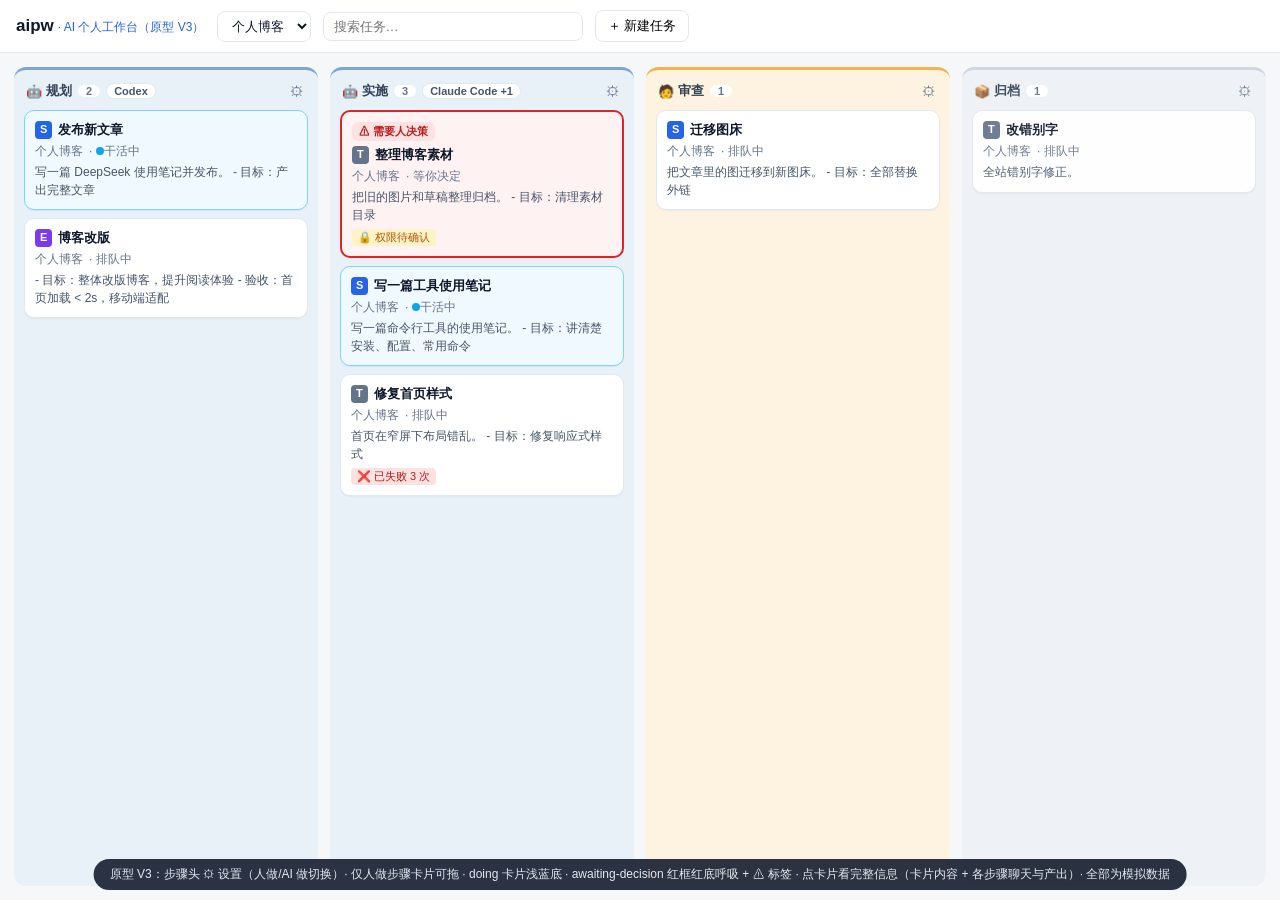
<file: aipw/index.html>
<!DOCTYPE html>
<html lang="zh-CN">
<head>
<meta charset="UTF-8"/>
<meta name="viewport" content="width=device-width, initial-scale=1"/>
<title>aipw · AI Personal Workbench（原型 V3）</title>
<style>
:root{--bg:#f6f7f9;--card:#fff;--border:#e2e8f0;--text:#0f172a;--muted:#64748b;--blue:#2563eb;--red:#dc2626;
--warm:#fdf3e0;--warm-b:#f0b34d;--cool:#e8f0f8;--cool-b:#7fa6c9;--arch:#eef1f5;}
*{box-sizing:border-box;margin:0;padding:0}
body{font-family:-apple-system,"PingFang SC","Microsoft YaHei",sans-serif;background:var(--bg);color:var(--text);height:100vh;display:flex;flex-direction:column;overflow:hidden}
/* ===== 顶栏 ===== */
#topbar{display:flex;align-items:center;gap:12px;padding:10px 16px;background:#fff;border-bottom:1px solid var(--border);z-index:20}
.logo{font-weight:800;font-size:17px}
.logo span{color:var(--blue);font-weight:500;font-size:12px;margin-left:4px}
#topbar select,#topbar input{padding:6px 10px;border:1px solid var(--border);border-radius:8px;background:#fff;font-size:13px;color:var(--text)}
#searchBox{flex:1;max-width:260px}
#newTaskBtn{padding:6px 12px;border:1px solid var(--border);border-radius:8px;background:#fff;cursor:pointer;font-size:13px}
#newTaskBtn:hover{background:#f8fafc}
/* ===== 主体 ===== */
#main{flex:1;display:flex;min-height:0}
#board{flex:1;display:flex;gap:12px;padding:14px;overflow-x:auto;overflow-y:hidden;align-items:stretch}
.column{min-width:230px;flex:1;display:flex;flex-direction:column;border-radius:12px;padding:10px}
.column.human{background:var(--warm);border-top:3px solid var(--warm-b)}
.column.ai{background:var(--cool);border-top:3px solid var(--cool-b)}
.column.archived{background:var(--arch);border-top:3px solid #cbd5e1;opacity:.92}
.column h2{font-size:13px;padding:2px 2px 10px;display:flex;align-items:center;gap:6px;color:#334155;white-space:nowrap;overflow:hidden}
.sname{display:flex;align-items:center;gap:4px;font-weight:600;flex:none}
.column h2 .count{background:#fff;border-radius:10px;padding:0 8px;font-size:11px;color:#64748b;flex:none}
.column h2 .tags{display:flex;gap:4px;overflow:hidden;text-overflow:ellipsis;white-space:nowrap;min-width:0;align-items:center}
.tag-a{font-size:11px;padding:1px 7px;border-radius:8px;background:#fff;border:1px solid var(--border);color:#475569;white-space:nowrap}
.tag-none{font-size:11px;color:#94a3b8;white-space:nowrap}
.col-set{margin-left:auto;cursor:pointer;border:none;background:transparent;font-size:14px;color:#64748b;padding:0 2px;flex:none}
.col-set:hover{color:var(--blue)}
.cards{flex:1;overflow-y:auto;display:flex;flex-direction:column;gap:8px;padding-bottom:4px}
.card{background:var(--card);border:1px solid var(--border);border-radius:10px;padding:10px;cursor:grab;font-size:13px;box-shadow:0 1px 2px rgba(0,0,0,.05);user-select:none}
.card:hover{box-shadow:0 3px 8px rgba(0,0,0,.1)}
.card:active{cursor:grabbing}
.card.dragging{opacity:.5}
.card.doing{background:#f0f9ff;border-color:#7dd3fc}
.card.awaiting-decision{background:#fef2f2;border:2px solid var(--red);animation:breathe 4s ease-in-out infinite}
@keyframes breathe{0%,100%{background:#fef2f2;box-shadow:0 0 0 0 rgba(220,38,38,0)}50%{background:#fee7e7;box-shadow:0 2px 12px rgba(220,38,38,.16)}}
.alert{font-size:11px;font-weight:700;color:#b91c1c;background:#fee2e2;border-radius:6px;padding:2px 7px;display:inline-block;margin-bottom:5px}
.card .title{font-weight:600;line-height:1.4;display:flex;align-items:center;gap:6px}
.lvl{font-size:11px;font-weight:800;padding:1px 5px;border-radius:4px;color:#fff;flex:none}
.lvl.E{background:#7c3aed}.lvl.S{background:var(--blue)}.lvl.T{background:#64748b}
.card .meta{color:var(--muted);font-size:12px;margin-top:4px;display:flex;gap:6px;flex-wrap:wrap;align-items:center}
.pulse{width:8px;height:8px;border-radius:50%;background:#0ea5e9;display:inline-block;animation:pulse 1.4s ease-in-out infinite}
@keyframes pulse{0%,100%{opacity:1}50%{opacity:.25}}
.card .desc{color:#475569;font-size:12px;line-height:1.45;margin-top:4px;max-height:2.9em;overflow:hidden;white-space:pre-line;cursor:pointer}
.card .desc.expanded{max-height:none}
.marks{display:flex;gap:5px;margin-top:5px;flex-wrap:wrap}
.badge{font-size:11px;padding:1px 6px;border-radius:4px;white-space:nowrap}
.badge.lock{background:#fef3c7;color:#b45309}
.badge.fail{background:#fee2e2;color:#b91c1c}
.badge.stall{background:#fee2e2;color:#b91c1c}
.column.drop-hover .cards{outline:2px dashed var(--blue);outline-offset:-4px;border-radius:8px}
/* ===== 聊天面板 ===== */
#chatPanel{position:fixed;right:0;top:52px;bottom:0;width:420px;background:#fff;border-left:1px solid var(--border);box-shadow:-12px 0 32px rgba(15,23,42,.18);display:none;flex-direction:column;min-height:0;z-index:30}
#chatPanel.open{display:flex}
#chatHeader{padding:12px 14px;border-bottom:1px solid var(--border);display:flex;align-items:center;gap:8px;flex-wrap:wrap}
#chatStatus{font-size:11px;padding:2px 8px;border-radius:10px;background:#f1f5f9;color:#475569}
#chatStatus.pending{background:#f1f5f9;color:#475569}
#chatStatus.doing{background:#dcfce7;color:#15803d}
#chatStatus.awaiting-decision{background:#fee2e2;color:#b91c1c}
#chatTitle{font-weight:600;flex:1;font-size:14px;min-width:90px}
#chatClose{border:none;background:none;cursor:pointer;font-size:17px;color:var(--muted)}
#chatMsgs{flex:1;overflow-y:auto;padding:14px;display:flex;flex-direction:column;gap:10px;background:#f8fafc}
#chatMeta{font-size:12px;color:var(--muted);padding:2px 2px 0}
#chatMarks{display:flex;gap:5px;padding:4px 2px 0;flex-wrap:wrap}
#chatDesc{font-size:13px;line-height:1.6;background:#fff;border:1px solid var(--border);border-radius:10px;padding:10px 12px}
#chatDesc h3{font-size:13px;margin:6px 0 2px}
#chatDesc .li{padding-left:8px}
#chatDesc code{background:#f1f5f9;border-radius:4px;padding:0 4px;font-size:12px}
.tl-label{font-size:11px;color:#94a3b8;text-align:center;margin-top:2px}
.tsec{background:#fff;border:1px solid var(--border);border-radius:10px;overflow:hidden}
.tsec.current{border-color:#93c5fd;box-shadow:0 0 0 1px #bfdbfe}
.tsec-head{display:flex;align-items:center;gap:8px;padding:8px 12px;font-size:13px;cursor:pointer;user-select:none;flex-wrap:wrap}
.tsec-head:hover{background:#f8fafc}
.tsec-head .arrow{font-size:10px;color:var(--muted)}
.tsec-head .step-label{font-weight:600}
.tsec-agent{font-size:11px;color:var(--blue);background:#eff6ff;border-radius:6px;padding:1px 6px}
.tsec-n{font-size:11px;color:var(--muted)}
.tsec-out{font-size:11px;color:#15803d;background:#f0fdf4;border-radius:6px;padding:1px 6px}
.tsec-body{padding:2px 12px 12px;display:flex;flex-direction:column;gap:8px}
.tsec-output{background:#f0fdf4;border:1px solid #bbf7d0;border-radius:8px;padding:8px 10px;font-size:12px;color:#14532d}
.tsec-output .t{font-weight:700;margin-bottom:3px;font-size:12px}
.tsec-files{display:flex;gap:5px;flex-wrap:wrap;margin-top:5px}
.file{font-size:11px;background:#fff;border:1px solid #bbf7d0;border-radius:5px;padding:1px 6px;color:#166534}
.msg{max-width:90%;padding:8px 11px;border-radius:12px;font-size:13px;line-height:1.55;white-space:pre-wrap;word-break:break-word}
.msg.agent{align-self:flex-start;background:#f8fafc;border:1px solid var(--border);border-bottom-left-radius:4px}
.msg.user{align-self:flex-end;background:var(--blue);color:#fff;border-bottom-right-radius:4px}
.msg.system{align-self:center;background:#eef2f7;color:#64748b;font-size:12px;border-radius:8px;text-align:center}
.msg .actions{margin-top:8px;display:flex;gap:8px;flex-wrap:wrap;justify-content:center}
.msg .actions button{padding:4px 12px;border-radius:8px;border:1px solid var(--border);background:#fff;cursor:pointer;font-size:12px;color:var(--text)}
.msg .actions button:hover{background:#f1f5f9}
.msg .actions button.primary{background:var(--blue);border-color:var(--blue);color:#fff}
.msg .actions button.primary:hover{background:#1d4ed8}
.msg .actions button.danger{background:var(--red);border-color:var(--red);color:#fff}
.msg .actions button.danger:hover{background:#b91c1c}
.msg .hint{margin-top:6px;font-size:11px;color:#94a3b8;text-align:center}
.conv-items{margin-top:8px;display:flex;flex-direction:column;gap:6px;text-align:left}
.conv-item{background:#f8fafc;border:1px solid var(--border);border-radius:8px;padding:6px 8px;display:flex;align-items:center;gap:8px;flex-wrap:wrap}
.conv-q{flex:1;min-width:150px}
.conv-res{font-size:12px;color:var(--blue);font-weight:600}
.conv-acts{display:flex;gap:4px}
.conv-acts button{font-size:11px;padding:2px 8px}
#chatInputWrap{padding:10px 12px;border-top:1px solid var(--border);display:flex;gap:8px;background:#fff}
#chatInput{flex:1;padding:8px 12px;border:1px solid var(--border);border-radius:10px;font-size:13px}
#chatSend{padding:8px 16px;border:none;border-radius:10px;background:var(--blue);color:#fff;cursor:pointer;font-size:13px}
#chatSend:hover{background:#1d4ed8}
/* ===== 弹窗 ===== */
.mask{position:fixed;inset:0;background:rgba(15,23,42,.4);display:none;align-items:center;justify-content:center;z-index:50}
.mask.open{display:flex}
.dialog{background:#fff;border-radius:12px;padding:18px;width:360px}
.dialog h3{font-size:15px;margin-bottom:12px}
.dialog input,.dialog select,.dialog textarea{width:100%;padding:8px 10px;border:1px solid var(--border);border-radius:8px;margin-bottom:10px;font-size:13px;color:var(--text);font-family:inherit}
.dialog textarea{height:90px;resize:vertical}
.dialog .btns{display:flex;justify-content:flex-end;gap:8px}
.dialog button{padding:6px 14px;border-radius:8px;border:1px solid var(--border);background:#fff;cursor:pointer;font-size:13px}
.dialog button.primary{background:var(--blue);border-color:var(--blue);color:#fff}
/* ===== 步骤设置浮层 ===== */
#stepPop{position:fixed;width:300px;background:#fff;border:1px solid var(--border);border-radius:12px;box-shadow:0 12px 32px rgba(0,0,0,.18);padding:12px;display:none;z-index:40}
#stepPop.open{display:block}
#stepPop .pop-title{font-size:13px;font-weight:700;margin-bottom:8px}
.mode-row{display:flex;gap:6px;margin-bottom:10px}
.mode-row label{flex:1;text-align:center;font-size:13px;padding:7px 0;border:1px solid var(--border);border-radius:8px;cursor:pointer;user-select:none}
.mode-row input{display:none}
.mode-row label.sel-human{background:var(--warm);border-color:var(--warm-b);font-weight:600}
.mode-row label.sel-ai{background:var(--cool);border-color:var(--cool-b);font-weight:600}
#stepPop input[type=text]{width:100%;padding:6px 10px;border:1px solid var(--border);border-radius:8px;font-size:12px;margin-bottom:8px}
.pop-list{max-height:220px;overflow:auto;display:flex;flex-direction:column;gap:4px}
.pop-item{display:flex;align-items:center;gap:8px;padding:6px 8px;border-radius:8px;cursor:pointer;font-size:13px}
.pop-item:hover{background:#f8fafc}
.pop-item.disabled{opacity:.45;cursor:not-allowed}
.pop-item .cap{font-size:11px;color:var(--muted)}
.dot{width:8px;height:8px;border-radius:50%;flex:none}
.dot.ok{background:#22c55e}.dot.bad{background:var(--red)}
#popNew{margin-top:8px;width:100%;padding:6px;border:1px dashed var(--border);border-radius:8px;background:transparent;cursor:pointer;font-size:12px;color:var(--muted)}
#popNew:hover{color:var(--blue);border-color:var(--blue)}
#popHumanHint{font-size:12px;color:var(--muted);background:#f8fafc;border-radius:8px;padding:10px;line-height:1.6}
#note{position:fixed;bottom:10px;left:50%;transform:translateX(-50%);background:#0f172a;color:#e2e8f0;font-size:12px;padding:7px 16px;border-radius:20px;opacity:.88;z-index:10;white-space:nowrap}
@media (max-width:1250px){
  #note{display:none}
}
</style>
</head>
<body>

<header id="topbar">
  <div class="logo">aipw<span>· AI 个人工作台（原型 V3）</span></div>
  <select id="projectSelect"></select>
  <input id="searchBox" placeholder="搜索任务…"/>
  <button id="newTaskBtn">＋ 新建任务</button>
</header>

<div id="main">
  <section id="board"></section>
  <aside id="chatPanel">
    <div id="chatHeader">
      <span id="chatStatus"></span>
      <div id="chatTitle"></div>
      <button id="chatClose" title="关闭">✕</button>
    </div>
    <div id="chatMsgs">
      <div id="chatMeta"></div>
      <div id="chatMarks"></div>
      <div id="chatDesc"></div>
    </div>
    <div id="chatInputWrap">
      <input id="chatInput" placeholder="对当前步骤的 agent 说话…（awaiting-decision 在这里回答）"/>
      <button id="chatSend">发送</button>
    </div>
  </aside>
</div>

<div id="stepPop">
  <div class="pop-title" id="popStepName"></div>
  <div class="mode-row">
    <label id="modeHuman"><input type="radio" name="stepMode" value="human"/> 🧑 人做</label>
    <label id="modeAi"><input type="radio" name="stepMode" value="ai"/> 🤖 AI 做</label>
  </div>
  <div id="popAgentArea">
    <input type="text" id="popSearch" placeholder="搜索 Agent…"/>
    <div class="pop-list" id="popList"></div>
    <button id="popNew">＋ 新建 Agent 条目</button>
  </div>
  <div id="popHumanHint" style="display:none">人做模式：已绑定的 Agent 会保留但暂不启用，切回「AI 做」后自动恢复。</div>
</div>

<div class="mask" id="taskMask">
  <div class="dialog">
    <h3>新建任务</h3>
    <input id="newTitle" placeholder="标题"/>
    <select id="newLevel">
      <option value="E">E · Epic（大目标）</option>
      <option value="S" selected>S · Story（功能块）</option>
      <option value="T">T · Task（具体工作）</option>
    </select>
    <textarea id="newDesc" placeholder="详细描述（支持 markdown）"></textarea>
    <div class="btns">
      <button id="newCancel">取消</button>
      <button id="newOk" class="primary">创建（进入第一步「规划」）</button>
    </div>
  </div>
</div>

<div class="mask" id="agentMask">
  <div class="dialog">
    <h3>新建 Agent 条目</h3>
    <input id="agName" placeholder="名称，如 Claude Code"/>
    <input id="agCap" placeholder="能力（一句话），如：代码 / 文档 / 数据"/>
    <input id="agCmd" placeholder="启动命令，如 claude -p"/>
    <div class="btns">
      <button id="agCancel">取消</button>
      <button id="agOk" class="primary">创建并绑定到当前步骤</button>
    </div>
  </div>
</div>

<div id="note">原型 V3：步骤头 ⚙ 设置（人做/AI 做切换）· 仅人做步骤卡片可拖 · doing 卡片浅蓝底 · awaiting-decision 红框红底呼吸 + ⚠ 标签 · 点卡片看完整信息（卡片内容 + 各步骤聊天与产出）· 全部为模拟数据</div>

<script>
'use strict';
/* ================= 数据 ================= */
let AGENTS=[
  {id:'a1',name:'Claude Code',cap:'代码',health:true,cmd:'claude -p'},
  {id:'a2',name:'Codex',cap:'代码',health:true,cmd:'codex exec'},
  {id:'a3',name:'Gemini CLI',cap:'通用',health:false,cmd:'gemini'},
];

let PROJECTS=[
  {id:'p1',name:'个人博客',steps:[
    {id:'plan',label:'规划',mode:'ai',agentIds:['a2']},
    {id:'impl',label:'实施',mode:'ai',agentIds:['a1','a2']},
    {id:'review',label:'审查',mode:'human',agentIds:[]},
    {id:'archive',label:'归档',mode:'human',agentIds:[]},
  ]},
  {id:'p2',name:'数据分析',steps:[
    {id:'plan',label:'规划',mode:'ai',agentIds:['a2']},
    {id:'research',label:'调研',mode:'human',agentIds:[]},
    {id:'impl',label:'实施',mode:'ai',agentIds:['a1']},
    {id:'review',label:'审查',mode:'human',agentIds:[]},
    {id:'archive',label:'归档',mode:'human',agentIds:[]},
  ]},
];

let seq=100;
function T(o){return Object.assign({id:seq++,substate:'pending',stage:'排队中',failCount:0,fail:false,lock:false,stall:false,startedAt:0,steps:[]},o);}

let tasks=[
  // ── 个人博客 ──
  T({pid:'p1',level:'E',title:'博客改版',step:'plan',substate:'pending',
     desc:'- 目标：整体改版博客，提升阅读体验\n- 验收：首页加载 < 2s，移动端适配\n- 说明：**先规划，再实施**'}),
  T({pid:'p1',level:'S',title:'发布新文章',step:'plan',substate:'doing',stage:'规划中',startedAt:Date.now(),
     desc:'写一篇 `DeepSeek` 使用笔记并发布。\n- 目标：产出完整文章\n- 验收：排版正确、配图齐全',
     steps:[{stepId:'plan',agent:'Codex',chat:[{role:'agent',text:'🤖 Codex 开始规划这篇文章的结构和配图方案…'}]}]}),
  T({pid:'p1',level:'S',title:'写一篇工具使用笔记',step:'impl',substate:'doing',stage:'写文档',startedAt:Date.now(),
     desc:'写一篇命令行工具的使用笔记。\n- 目标：讲清楚安装、配置、常用命令\n- 验收：新手照着能做一遍',
     steps:[
       {stepId:'plan',agent:'Codex',output:{text:'大纲定稿：安装 / 配置 / 常用命令 三节',files:['outline.md']},
        chat:[{role:'agent',text:'🤖 规划完成，大纲已定。'},
              {role:'agent',text:'❓ 需要确认：这篇写多深？（已由你回答：面向新手）'},
              {role:'user',text:'面向新手，别太深。'}]},
       {stepId:'impl',agent:'Claude Code',
        chat:[{role:'agent',text:'🤖 Claude Code 领取了任务，开始写文档。'},
              {role:'agent',text:'📋 大纲已完成，正在补充示例…'}]},
     ]}),
  T({pid:'p1',level:'T',title:'修复首页样式',step:'impl',substate:'pending',fail:true,failCount:3,
     desc:'首页在窄屏下布局错乱。\n- 目标：修复响应式样式\n- 验收：375px / 768px / 1440px 三种宽度下正常',
     steps:[
       {stepId:'plan',agent:'Codex',output:{text:'定位到 3 处可疑样式',files:[]},
        chat:[{role:'agent',text:'🤖 规划完成，定位到 3 处可疑样式。'}]},
       {stepId:'impl',agent:'Claude Code',output:{text:'❌ 失败：css 编译报错',files:[]},
        chat:[{role:'system',text:'❌ 已失败 3 次（css 编译报错），停止自动重派，等你处理。'}]},
     ]}),
  T({pid:'p1',level:'T',title:'整理博客素材',step:'impl',substate:'awaiting-decision',lock:true,
     desc:'把旧的图片和草稿整理归档。\n- 目标：清理素材目录\n- 验收：目录结构清晰',
     steps:[
       {stepId:'plan',agent:'Codex',output:{text:'素材盘点：图片 120 张、草稿 34 篇',files:[]},
        chat:[{role:'agent',text:'🤖 盘点完成。'}]},
       {stepId:'impl',agent:'Claude Code',
        chat:[{role:'agent',text:'我准备开始整理素材，需要**写入权限**才能移动文件。'},
              {role:'system',text:'🔒 权限未确认，任务停在当前步骤，确认后才可派发',decision:'permission'}]},
     ]}),
  T({pid:'p1',level:'S',title:'迁移图床',step:'review',substate:'pending',
     desc:'把文章里的图迁移到新图床。\n- 目标：全部替换外链\n- 验收：所有图片可正常加载',
     steps:[
       {stepId:'plan',agent:'Codex',output:{text:'迁移方案：新图床 bucket + 批量替换脚本',files:['plan.md']},
        chat:[{role:'agent',text:'🤖 规划完成，共 5 篇文章有外链图。'}]},
       {stepId:'impl',agent:'Claude Code',output:{text:'替换完成：5 篇文章共 23 张图',files:['posts/a.md','posts/b.md','posts/c.md','posts/d.md','posts/e.md']},
        chat:[{role:'agent',text:'🤖 开始迁移…'},{role:'agent',text:'✅ 已替换 5 篇文章的图片链接。'}]},
       {stepId:'review',agent:'',
        chat:[{role:'agent',text:'✅ 已完成迁移，共替换 5 篇文章的图片链接。'},
              {role:'system',text:'等你验收：通过 → 归档；打回 → 回「实施」重做',decision:'review'}]},
     ]}),
  T({pid:'p1',level:'T',title:'改错别字',step:'archive',substate:'pending',
     desc:'全站错别字修正。',
     steps:[{stepId:'archive',agent:'',chat:[{role:'system',text:'✅ 通过审查，归档'}]}]}),

  // ── 数据分析 ──
  T({pid:'p2',level:'S',title:'清洗销售数据',step:'plan',substate:'pending',
     desc:'清洗 2026 年销售数据。\n- 目标：去掉重复行、补全缺失字段\n- 验收：数据可导入 BI 工具'}),
  T({pid:'p2',level:'T',title:'调研可视化库',step:'research',substate:'pending',
     desc:'调研适合本项目的可视化库，产出一份对比表。\n- 验收：3 个候选 + 推荐结论（人做步骤：拖卡推进）'}),
  T({pid:'p2',level:'S',title:'画季度报表',step:'impl',substate:'doing',stage:'生成图表',startedAt:Date.now(),stall:true,
     desc:'生成 Q3 季度报表。\n- 目标：四张图表 + 一份 PDF\n- 验收：数字与源数据一致',
     steps:[
       {stepId:'plan',agent:'Codex',output:{text:'报表结构：4 张图 + 汇总页',files:[]},
        chat:[{role:'agent',text:'🤖 规划完成。'}]},
       {stepId:'impl',agent:'Claude Code',
        chat:[{role:'agent',text:'🤖 Claude Code 领取了任务。'},
              {role:'agent',text:'📊 图表已生成，正在核对数据…'},
              {role:'system',text:'⏳ 长时间没有新活动，可能卡住了',decision:'stall'}]},
     ]}),
  T({pid:'p2',level:'T',title:'迁移数据库',step:'impl',substate:'awaiting-decision',
     desc:'把旧库数据迁移到新库。\n- 目标：零丢失迁移\n- 验收：行数一致、抽样核对通过',
     steps:[
       {stepId:'plan',agent:'Codex',output:{text:'迁移脚本 + 回滚方案',files:['migrate.sql']},
        chat:[{role:'agent',text:'🤖 规划完成。'}]},
       {stepId:'impl',agent:'Claude Code',
        chat:[{role:'agent',text:'🤖 迁移到一半，发现目标库里有一张同名旧表。'},
              {role:'agent',text:'❓ 先删掉旧表，还是先备份再覆盖？',decision:'question',options:['先备份，再覆盖','直接覆盖，不用备份']}]},
     ]}),
  T({pid:'p2',level:'T',title:'环境搭建',step:'archive',substate:'pending',
     desc:'数据分析环境搭建。',
     steps:[{stepId:'archive',agent:'',chat:[{role:'system',text:'✅ 通过审查，归档'}]}]}),
];

let currentProject='p1';
let currentTaskId=null;
let popStepId=null;
let expanded=new Set();

/* ================= DOM ================= */
const boardEl=document.getElementById('board');
const chatPanel=document.getElementById('chatPanel');
const projectSelect=document.getElementById('projectSelect');
const searchBox=document.getElementById('searchBox');
const stepPop=document.getElementById('stepPop');

/* ================= 工具 ================= */
function esc(s){return String(s).replace(/&/g,'&amp;').replace(/</g,'&lt;').replace(/>/g,'&gt;').replace(/"/g,'&quot;');}
function md(txt){
  return esc(txt)
    .replace(/^### (.*)$/gm,'<h3>$1</h3>')
    .replace(/^## (.*)$/gm,'<h3>$1</h3>')
    .replace(/^# (.*)$/gm,'<h3>$1</h3>')
    .replace(/\*\*(.+?)\*\*/g,'<b>$1</b>')
    .replace(/`([^`]+)`/g,'<code>$1</code>')
    .replace(/^- (.*)$/gm,'<div class="li">• $1</div>')
    .replace(/\n/g,'<br/>');
}
function plain(txt){return txt.replace(/[#*`]/g,'').split('\n').filter(x=>x.trim()).slice(0,2).join(' ');}
function proj(){return PROJECTS.find(p=>p.id===currentProject);}
function stepOf(t){const p=PROJECTS.find(x=>x.id===t.pid);return p?p.steps.find(s=>s.id===t.step):null;}
function agentName(t){
  const st=stepOf(t);
  if(!st)return '';
  const a=AGENTS.find(x=>x.id===st.agentIds[0]);
  return a?a.name:'';
}
function recOf(t,stepId){return t.steps.find(r=>r.stepId===stepId);}
function curRec(t){
  let r=recOf(t,t.step);
  if(!r){r={stepId:t.step,agent:'',chat:[],output:null};t.steps.push(r);}
  return r;
}
const SUBS={pending:'排队中',doing:'干活中','awaiting-decision':'等你决定'};
const RANK={'awaiting-decision':0,doing:1,pending:2};

/* ================= 看板 ================= */
function initProjectSelect(){
  projectSelect.innerHTML=PROJECTS.map(p=>`<option value="${p.id}">${p.name}</option>`).join('');
}

function cardEl(t){
  const st=stepOf(t);
  const el=document.createElement('div');
  el.className='card '+t.substate;
  el.draggable=(st&&st.mode==='human'&&st.id!=='archive');
  el.dataset.id=t.id;
  const p=PROJECTS.find(x=>x.id===t.pid);
  let top='';
  if(t.substate==='awaiting-decision')top='<div class="alert">⚠ 需要人决策</div>';
  let marks='';
  if(t.lock)marks+='<span class="badge lock">🔒 权限待确认</span>';
  if(t.fail)marks+='<span class="badge fail">❌ 已失败 3 次</span>';
  if(t.stall)marks+='<span class="badge stall">⏳ 卡死</span>';
  const subTxt=t.substate==='doing'?'<span class="pulse"></span>'+SUBS[t.substate]:(SUBS[t.substate]||t.stage);
  el.innerHTML=top+
    `<div class="title"><span class="lvl ${t.level}">${t.level}</span>${esc(t.title)}</div>`+
    `<div class="meta"><span>${esc(p?p.name:'')}</span><span>· ${subTxt}</span></div>`+
    `<div class="desc">${esc(plain(t.desc))}</div>`+
    (marks?`<div class="marks">${marks}</div>`:'');
  const descEl=el.querySelector('.desc');
  descEl.addEventListener('click',e=>{e.stopPropagation();descEl.classList.toggle('expanded');});
  if(el.draggable){
    el.addEventListener('dragstart',e=>{e.dataTransfer.setData('text/plain',t.id);el.classList.add('dragging');});
    el.addEventListener('dragend',()=>el.classList.remove('dragging'));
  }
  el.addEventListener('click',()=>openChat(t.id));
  return el;
}

function renderBoard(){
  boardEl.innerHTML='';
  const p=proj(),q=searchBox.value.trim();
  for(const st of p.steps){
    const colEl=document.createElement('div');
    const isAi=st.mode==='ai';
    colEl.className='column '+((st.id==='archive')?'archived':(isAi?'ai':'human'));
    colEl.dataset.col=st.id;
    const list=tasks.filter(t=>t.pid===p.id&&t.step===st.id&&(!q||t.title.includes(q)||t.desc.includes(q)));
    list.sort((a,b)=>RANK[a.substate]-RANK[b.substate]);
    let tags='';
    if(st.mode==='ai'){
      if(st.agentIds.length){
        const names=st.agentIds.map(id=>{const a=AGENTS.find(x=>x.id===id);return a?a.name:'';}).filter(Boolean);
        tags=`<span class="tag-a">${esc(names[0]||'')}${names.length>1?' +'+(names.length-1):''}</span>`;
      }else{
        tags='<span class="tag-none">未绑定 Agent</span>';
      }
    }else if(st.agentIds.length){
      tags='<span class="tag-none">保留 '+(st.agentIds.length)+' 个 Agent（未启用）</span>';
    }
    const icon=st.id==='archive'?'📦':(isAi?'🤖':'🧑');
    colEl.innerHTML=`<h2><span class="sname"><span>${icon}</span><span>${esc(st.label)}</span></span>`+
      `<span class="count">${list.length}</span>`+
      `<span class="tags">${tags}</span>`+
      `<button class="col-set" title="步骤设置">⚙</button></h2><div class="cards"></div>`;
    const cardsEl=colEl.querySelector('.cards');
    for(const t of list)cardsEl.appendChild(cardEl(t));
    cardsEl.addEventListener('dragover',e=>{e.preventDefault();colEl.classList.add('drop-hover');});
    cardsEl.addEventListener('dragleave',()=>colEl.classList.remove('drop-hover'));
    cardsEl.addEventListener('drop',e=>{
      e.preventDefault();colEl.classList.remove('drop-hover');
      const id=+e.dataTransfer.getData('text/plain');
      if(id)moveToStep(id,st.id);
    });
    boardEl.appendChild(colEl);
  }
}

function moveToStep(id,stepId){
  const t=tasks.find(x=>x.id===id);
  if(!t||t.step===stepId)return;
  const p=PROJECTS.find(x=>x.id===t.pid);
  const st=p.steps.find(s=>s.id===stepId);
  t.step=stepId;t.substate='pending';t.stage='排队中';t.stall=false;t.startedAt=0;
  curRec(t).chat.push({role:'system',text:`已推进到「${st.label}」。`});
  renderBoard();renderChat();
}

/* ================= 流程逻辑 ================= */
function dispatchTask(t){
  t.substate='doing';t.stage='干活中';t.startedAt=Date.now();
  curRec(t).agent=agentName(t);
  curRec(t).chat.push({role:'agent',text:`🤖 ${agentName(t)||'agent'} 领取了这个任务，开始干活。`});
}
function advanceTask(t){
  const p=PROJECTS.find(x=>x.id===t.pid);
  const idx=p.steps.findIndex(s=>s.id===t.step);
  const next=p.steps[idx+1];
  if(!next)return;
  const r=curRec(t);
  if(!r.output)r.output={text:'完成。',files:[]};
  t.step=next.id;t.substate='pending';t.stage='排队中';t.startedAt=0;
  const nr=curRec(t);
  nr.chat.push({role:'system',text:`✅ 完成，任务自动进入「${next.label}」。`});
  if(next.id==='review'){
    nr.chat.push({role:'agent',text:'✅ 干完了，改了 3 个文件，等你验收。'});
    nr.chat.push({role:'system',text:'通过 → 归档；打回 → 回「实施」重做',decision:'review'});
  }
}
function completeTask(t){
  const st=stepOf(t);
  const r=curRec(t);
  if(st&&st.label==='规划'){
    r.output={text:'规划完成：大纲 + 3 个待收敛问题',files:[]};
    t.substate='awaiting-decision';
    r.chat.push({role:'agent',text:'📋 规划完成。过程中发散出这些问题，请你收敛（回答 / 合并 / 丢弃）：',
      decision:'converge',items:[
        {q:'要不要先写大纲再动手？'},
        {q:'配图用 AI 生成还是找现成图？'},
        {q:'需要同步到其他渠道吗？'},
      ]});
  }else{
    r.output={text:'完成：修改 3 个文件',files:['file-a.md','file-b.md']};
    advanceTask(t);
  }
}
function failTask(t){
  t.failCount++;
  if(t.failCount>=3){
    t.fail=true;t.substate='pending';t.stage='排队中';t.startedAt=0;
    curRec(t).output={text:'❌ 失败：css 编译报错',files:[]};
    curRec(t).chat.push({role:'system',text:`❌ 已失败 ${t.failCount} 次，停止自动重派，等你处理。`});
  }else{
    t.substate='pending';t.stage='排队中';t.startedAt=0;
    curRec(t).chat.push({role:'system',text:`❌ 第 ${t.failCount} 次失败（模拟原因），将自动重派。`});
  }
}
function answerQuick(t,text){
  curRec(t).chat.push({role:'user',text});
  t.substate='pending';t.stage='排队中';
  curRec(t).chat.push({role:'system',text:'✅ 已收到回答，任务重新进入排队，等待重新派发。'});
  renderAll();
}

/* ================= 聊天 ================= */
function decisionActions(t,m){
  const wrap=document.createElement('div');wrap.className='actions';
  const btn=(txt,cls,fn)=>{const b=document.createElement('button');b.textContent=txt;if(cls)b.className=cls;b.onclick=fn;wrap.appendChild(b);};
  if(m.decision==='permission'&&t.lock){
    btn('✅ 确认，允许','primary',()=>{t.lock=false;t.substate='pending';t.stage='排队中';
      curRec(t).chat.push({role:'system',text:'🔓 权限已确认，任务进入排队。'});renderAll();});
    btn('⛔ 拒绝','danger',()=>{t.lock=false;const p=PROJECTS.find(x=>x.id===t.pid);t.step=p.steps[0].id;t.substate='pending';
      curRec(t).chat.push({role:'system',text:'🚫 权限被拒绝，任务退回「规划」。'});renderAll();});
  }else if(m.decision==='review'&&t.step==='review'){
    btn('✅ 通过','primary',()=>{t.step='archive';t.substate='pending';
      curRec(t).chat.push({role:'system',text:'✅ 通过审查，任务归档。'});renderAll();});
    btn('↩ 打回','danger',()=>{t.step='impl';t.substate='pending';t.stage='排队中';t.startedAt=0;
      curRec(t).chat.push({role:'system',text:'↩ 已打回「实施」重做（记录保留）。'});renderAll();});
  }else if(m.decision==='stall'&&t.stall){
    btn('⏹ 中断','danger',()=>{t.stall=false;t.substate='pending';t.stage='排队中';t.startedAt=0;
      curRec(t).chat.push({role:'system',text:'⏹ 已中断，任务回到排队。'});renderAll();});
    btn('继续等待','',()=>{t.stall=false;
      curRec(t).chat.push({role:'system',text:'⏳ 继续等待 agent 活动。'});renderAll();});
  }else if(m.decision==='question'&&t.substate==='awaiting-decision'&&m.options){
    for(const o of m.options)btn(o,'primary',()=>answerQuick(t,o));
    const h=document.createElement('div');h.className='hint';h.textContent='也可以在下面输入框直接回答';
    wrap.appendChild(h);
  }else if(m.decision==='converge'&&t.substate==='awaiting-decision'){
    const list=document.createElement('div');list.className='conv-items';
    for(const it of m.items){
      const row=document.createElement('div');row.className='conv-item';
      if(it.resolved){
        row.innerHTML=`<span class="conv-q">${esc(it.q)}</span><span class="conv-res">→ ${esc(it.resolved)}</span>`;
      }else{
        const q=document.createElement('span');q.className='conv-q';q.textContent=it.q;
        const acts=document.createElement('span');acts.className='conv-acts';
        for(const pair of [['回答','已回答'],['合并','已合并'],['丢弃','已丢弃']]){
          const b=document.createElement('button');b.textContent=pair[0];
          b.onclick=()=>{it.resolved=pair[1];renderChat();};
          acts.appendChild(b);
        }
        row.appendChild(q);row.appendChild(acts);
      }
      list.appendChild(row);
    }
    wrap.appendChild(list);
    if(m.items.every(i=>i.resolved)){
      btn('✅ 收敛完成，进入下一步','primary',()=>{advanceTask(t);renderAll();});
    }
  }
  return wrap;
}

function curExtras(t){
  const frag=document.createDocumentFragment();
  if(t.substate==='doing'){
    const h=document.createElement('div');h.className='msg system';
    const mk=(label,fn)=>{const b=document.createElement('button');b.textContent=label;
      b.style.cssText='padding:3px 10px;border-radius:8px;border:1px solid #e2e8f0;background:#fff;cursor:pointer;font-size:12px;margin:2px';
      b.onclick=fn;h.appendChild(b);};
    mk('⏩ 模拟完成',()=>{completeTask(t);renderAll();});
    mk('❓ 模拟提问',()=>{t.substate='awaiting-decision';
      curRec(t).chat.push({role:'agent',text:'❓ 这里有个选择：方案 A 还是方案 B？',decision:'question',options:['方案 A','方案 B']});
      renderAll();});
    mk('❌ 模拟失败',()=>{failTask(t);renderAll();});
    frag.appendChild(h);
  }else if(t.fail&&t.substate==='pending'){
    const h=document.createElement('div');h.className='msg system';
    const mk=(label,cls,fn)=>{const b=document.createElement('button');b.textContent=label;if(cls)b.className=cls;
      b.style.cssText='padding:4px 12px;border-radius:8px;border:1px solid #e2e8f0;background:#fff;cursor:pointer;font-size:12px;margin:2px';
      b.onclick=fn;h.appendChild(b);};
    mk('🔄 手动重派','primary',()=>{t.fail=false;t.failCount=0;t.substate='pending';
      curRec(t).chat.push({role:'system',text:'🔄 手动重派，任务进入排队。'});renderAll();});
    mk('🗑 放弃','danger',()=>{t.fail=false;t.step='archive';t.substate='pending';
      curRec(t).chat.push({role:'system',text:'🗑 已放弃，任务归档。'});renderAll();});
    frag.appendChild(h);
  }else if(t.substate==='awaiting-decision'){
    const h=document.createElement('div');h.className='msg system';
    h.textContent='💬 等你决定：在下面输入框回答，回答后任务重新派发';
    frag.appendChild(h);
  }
  return frag;
}

function renderChat(){
  const t=tasks.find(x=>x.id===currentTaskId);
  if(!t){chatPanel.classList.remove('open');return;}
  const st=stepOf(t);
  const p=PROJECTS.find(x=>x.id===t.pid);
  document.getElementById('chatTitle').textContent=`[${t.level}] ${t.title}`;
  const sEl=document.getElementById('chatStatus');
  sEl.textContent=SUBS[t.substate]||t.substate;
  sEl.className=t.substate;
  document.getElementById('chatMeta').textContent=
    `${p?p.name:''} · 当前步骤：${st?st.label:''}${t.substate==='doing'&&agentName(t)?' · '+agentName(t):''}`;
  const marksEl=document.getElementById('chatMarks');
  marksEl.innerHTML='';
  if(t.lock)marksEl.innerHTML+='<span class="badge lock">🔒 权限待确认</span>';
  if(t.fail)marksEl.innerHTML+='<span class="badge fail">❌ 已失败 3 次</span>';
  if(t.stall)marksEl.innerHTML+='<span class="badge stall">⏳ 卡死</span>';
  document.getElementById('chatDesc').innerHTML=md(t.desc);
  const msgs=document.getElementById('chatMsgs');
  msgs.querySelectorAll('.msg,.tsec,.tl-label').forEach(x=>x.remove());
  const tl=document.createElement('div');tl.className='tl-label';tl.textContent='── 步骤时间线 ──';
  msgs.appendChild(tl);
  const order=p.steps.map(s=>s.id);
  const recs=t.steps.slice().sort((a,b)=>order.indexOf(a.stepId)-order.indexOf(b.stepId));
  for(const r of recs){
    const stepObj=p.steps.find(s=>s.id===r.stepId);
    if(!stepObj)continue;
    const isCur=r.stepId===t.step;
    const key=t.id+':'+r.stepId;
    const open=isCur||expanded.has(key);
    const sec=document.createElement('div');
    sec.className='tsec'+(isCur?' current':'');
    const head=document.createElement('div');
    head.className='tsec-head';
    head.innerHTML=`<span class="arrow">${open?'▼':'▶'}</span>`+
      `<span class="step-label">${esc(stepObj.label)}</span>`+
      (r.agent?`<span class="tsec-agent">${esc(r.agent)}</span>`:'')+
      `<span class="tsec-n">${r.chat.length} 条消息</span>`+
      (r.output?`<span class="tsec-out">📦 有产出</span>`:'');
    if(!isCur)head.onclick=()=>{
      if(expanded.has(key))expanded.delete(key);else expanded.add(key);
      renderChat();
    };
    sec.appendChild(head);
    if(open){
      const body=document.createElement('div');
      body.className='tsec-body';
      if(r.output){
        const o=document.createElement('div');o.className='tsec-output';
        o.innerHTML=`<div class="t">📦 产出</div><div>${esc(r.output.text)}</div>`+
          (r.output.files&&r.output.files.length?
            `<div class="tsec-files">${r.output.files.map(f=>`<span class="file">${esc(f)}</span>`).join('')}</div>`:'');
        body.appendChild(o);
      }
      for(const m of r.chat){
        const el=document.createElement('div');
        el.className='msg '+m.role;
        el.textContent=m.text;
        if(m.decision&&isCur)el.appendChild(decisionActions(t,m));
        body.appendChild(el);
      }
      if(isCur)body.appendChild(curExtras(t));
      sec.appendChild(body);
    }
    msgs.appendChild(sec);
  }
  msgs.scrollTop=msgs.scrollHeight;
}

function openChat(id){
  currentTaskId=id;
  expanded=new Set();
  chatPanel.classList.add('open');
  renderChat();
}

function sendChat(){
  const input=document.getElementById('chatInput');
  const text=input.value.trim();
  if(!text||!currentTaskId)return;
  const t=tasks.find(x=>x.id===currentTaskId);
  curRec(t).chat.push({role:'user',text});
  if(t.substate==='awaiting-decision'){
    t.substate='pending';t.stage='排队中';
    curRec(t).chat.push({role:'system',text:'✅ 已收到回答，任务重新进入排队，等待重新派发。'});
  }else{
    setTimeout(()=>{
      if(currentTaskId===t.id){curRec(t).chat.push({role:'agent',text:'🤖 收到，我继续干。'});renderAll();}
    },600);
  }
  input.value='';
  renderAll();
}

function renderAll(){renderBoard();renderChat();}

/* ================= 步骤设置浮层 ================= */
function renderPop(){
  const st=proj().steps.find(s=>s.id===popStepId);
  if(!st)return;
  document.getElementById('popStepName').textContent=`「${st.label}」步骤设置`;
  const humanSel=document.getElementById('modeHuman');
  const aiSel=document.getElementById('modeAi');
  humanSel.className=st.mode==='human'?'sel-human':'';
  aiSel.className=st.mode==='ai'?'sel-ai':'';
  humanSel.querySelector('input').checked=st.mode==='human';
  aiSel.querySelector('input').checked=st.mode==='ai';
  document.getElementById('popAgentArea').style.display=st.mode==='ai'?'':'none';
  document.getElementById('popHumanHint').style.display=st.mode==='human'?'':'none';
  const q=document.getElementById('popSearch').value.trim();
  const list=document.getElementById('popList');
  list.innerHTML='';
  if(st.mode==='ai'){
    for(const a of AGENTS){
      if(q&&!a.name.includes(q)&&!a.cap.includes(q))continue;
      const row=document.createElement('div');
      row.className='pop-item'+(a.health?'':' disabled');
      const checked=st.agentIds.includes(a.id);
      row.innerHTML=`<input type="checkbox" ${checked?'checked':''} ${a.health?'':'disabled'}>`+
        `<span class="dot ${a.health?'ok':'bad'}"></span>`+
        `<span>${esc(a.name)}</span><span class="cap">· ${esc(a.cap)}</span>`;
      const cb=row.querySelector('input');
      cb.addEventListener('change',()=>{
        if(cb.checked){if(!st.agentIds.includes(a.id))st.agentIds.push(a.id);}
        else{st.agentIds=st.agentIds.filter(x=>x!==a.id);}
        renderBoard();renderPop();
      });
      list.appendChild(row);
    }
  }
}
function openPop(stepId,btnEl){
  popStepId=stepId;
  document.getElementById('popSearch').value='';
  renderPop();
  const r=btnEl.getBoundingClientRect();
  stepPop.style.left=Math.min(r.left,window.innerWidth-320)+'px';
  stepPop.style.top=(r.bottom+6)+'px';
  stepPop.classList.add('open');
}
function closePop(){stepPop.classList.remove('open');}

/* ================= 事件 ================= */
boardEl.addEventListener('click',e=>{
  const set=e.target.closest('.col-set');
  if(set){
    const colEl=set.closest('.column');
    openPop(colEl.dataset.col,set);
  }
});
document.addEventListener('click',e=>{
  if(!stepPop.contains(e.target))closePop();
});
document.getElementById('popSearch').addEventListener('input',renderPop);
for(const r of document.querySelectorAll('input[name=stepMode]')){
  r.addEventListener('change',()=>{
    const st=proj().steps.find(s=>s.id===popStepId);
    if(st){st.mode=r.value;renderBoard();renderPop();}
  });
}
projectSelect.addEventListener('change',()=>{currentProject=projectSelect.value;closePop();renderBoard();});
searchBox.addEventListener('input',renderBoard);
document.getElementById('chatClose').addEventListener('click',()=>chatPanel.classList.remove('open'));
document.getElementById('chatSend').addEventListener('click',sendChat);
document.getElementById('chatInput').addEventListener('keydown',e=>{if(e.key==='Enter')sendChat();});
document.getElementById('newTaskBtn').addEventListener('click',()=>{
  document.getElementById('taskMask').classList.add('open');
  document.getElementById('newTitle').value='';
  document.getElementById('newDesc').value='';
  document.getElementById('newTitle').focus();
});
document.getElementById('newCancel').addEventListener('click',()=>document.getElementById('taskMask').classList.remove('open'));
document.getElementById('newOk').addEventListener('click',()=>{
  const title=document.getElementById('newTitle').value.trim();
  const desc=document.getElementById('newDesc').value.trim();
  if(!title)return;
  const level=document.getElementById('newLevel').value;
  tasks.push(T({pid:currentProject,level,title,desc,step:proj().steps[0].id,substate:'pending',
    steps:[{stepId:proj().steps[0].id,agent:'',chat:[{role:'system',text:'已创建。补齐信息后等待校验派发。'}]}]}));
  document.getElementById('taskMask').classList.remove('open');
  renderAll();
});
document.getElementById('popNew').addEventListener('click',()=>{
  closePop();
  document.getElementById('agName').value='';
  document.getElementById('agCap').value='';
  document.getElementById('agCmd').value='';
  document.getElementById('agentMask').classList.add('open');
});
document.getElementById('agCancel').addEventListener('click',()=>document.getElementById('agentMask').classList.remove('open'));
document.getElementById('agOk').addEventListener('click',()=>{
  const name=document.getElementById('agName').value.trim();
  if(!name)return;
  const cap=document.getElementById('agCap').value.trim()||'通用';
  const cmd=document.getElementById('agCmd').value.trim()||'-';
  const a={id:'a'+(Date.now()),name,cap,health:true,cmd};
  AGENTS.push(a);
  const st=proj().steps.find(s=>s.id===popStepId);
  if(st&&!st.agentIds.includes(a.id))st.agentIds.push(a.id);
  document.getElementById('agentMask').classList.remove('open');
  renderAll();
});
['taskMask','agentMask'].forEach(id=>{
  document.getElementById(id).addEventListener('click',e=>{if(e.target.id===id)e.currentTarget.classList.remove('open');});
});

/* ================= 模拟循环 ================= */
setInterval(()=>{
  const p=proj();
  for(const t of tasks.filter(x=>x.pid===p.id)){
    if(t.substate==='pending'&&!t.fail&&!t.lock){
      const st=p.steps.find(s=>s.id===t.step);
      if(st&&st.mode==='ai'&&st.agentIds.length&&st.id!=='archive')dispatchTask(t);
    }else if(t.substate==='doing'&&!t.stall&&Date.now()-t.startedAt>15000){
      completeTask(t);
    }
  }
  renderBoard();
},3000);

/* ================= 启动 ================= */
initProjectSelect();
projectSelect.value=currentProject;
renderAll();
</script>
</body>
</html>
</file>
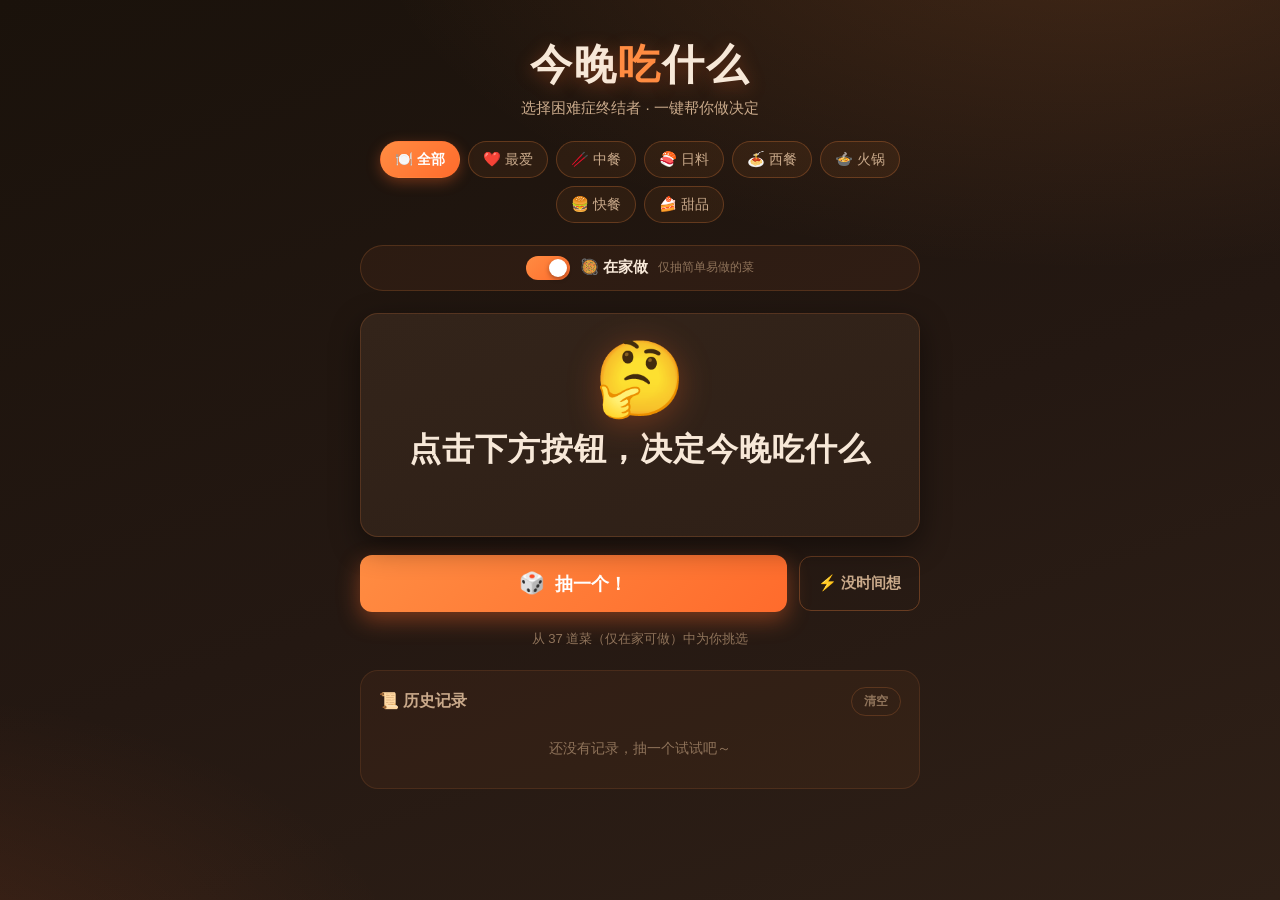
<file: dinner-picker/index.html>
<!DOCTYPE html>
<html lang="zh-CN">
<head>
  <meta charset="UTF-8">
  <meta name="viewport" content="width=device-width, initial-scale=1.0">
  <title>今晚吃什么？🍽️</title>
  <meta name="description" content="今晚吃什么？一键随机抽选，解决选择困难症！">
  <link rel="icon" href="data:image/svg+xml,<svg xmlns='http://www.w3.org/2000/svg' viewBox='0 0 100 100'><text y='.9em' font-size='90'>🍜</text></svg>">
  <link rel="stylesheet" href="style.css">
</head>
<body>
  <div class="app">
    <!-- 顶部标题 -->
    <header class="app-header">
      <h1 class="title">今晚<span class="title-accent">吃</span>什么</h1>
      <p class="subtitle">选择困难症终结者 · 一键帮你做决定</p>
    </header>

    <!-- 分类筛选 -->
    <section class="filters" aria-label="菜品分类筛选">
      <button class="filter-chip active" data-category="all">🍽️ 全部</button>
      <button class="filter-chip" data-category="favorite">❤️ 最爱</button>
      <button class="filter-chip" data-category="chinese">🥢 中餐</button>
      <button class="filter-chip" data-category="japanese">🍣 日料</button>
      <button class="filter-chip" data-category="western">🍝 西餐</button>
      <button class="filter-chip" data-category="hotpot">🍲 火锅</button>
      <button class="filter-chip" data-category="fast">🍔 快餐</button>
      <button class="filter-chip" data-category="dessert">🍰 甜品</button>
    </section>

    <!-- 在家做开关 -->
    <label class="home-toggle" id="homeToggleWrap">
      <input type="checkbox" id="homeToggle" checked>
      <span class="home-toggle-track" aria-hidden="true"><span class="home-toggle-thumb"></span></span>
      <span class="home-toggle-text">🥘 在家做</span>
      <span class="home-toggle-sub">仅抽简单易做的菜</span>
    </label>

    <!-- 抽选主区域 -->
    <main class="picker">
      <div class="result-card" id="resultCard">
        <div class="result-emoji" id="resultEmoji">🤔</div>
        <div class="result-name" id="resultName">点击下方按钮，决定今晚吃什么</div>
        <div class="result-tags" id="resultTags"></div>
      </div>

      <div class="action-area">
        <button class="btn btn-primary" id="pickBtn" type="button">
          <span class="btn-icon">🎲</span>
          <span class="btn-text">抽一个！</span>
        </button>
        <button class="btn btn-ghost" id="pickFastBtn" type="button" title="不做筛选，直接随机">
          ⚡ 没时间想
        </button>
      </div>

      <p class="hint" id="poolHint">从 36 道菜中为你挑选</p>
    </main>

    <!-- 历史记录 -->
    <section class="history" id="historySection">
      <div class="history-header">
        <h2 class="history-title">📜 历史记录</h2>
        <button class="btn btn-mini" id="clearHistoryBtn" type="button">清空</button>
      </div>
      <ul class="history-list" id="historyList"></ul>
    </section>
  </div>

  <!-- 抽选遮罩动画 -->
  <div class="overlay" id="overlay" aria-hidden="true">
    <div class="overlay-emoji" id="overlayEmoji">🍜</div>
    <div class="overlay-text">正在思考今晚吃什么…</div>
  </div>

  <script src="script.js"></script>
</body>
</html>
</file>
<file: dinner-picker/style.css>
/* ============================================
   今晚吃什么 · 深色食欲风
   ============================================ */

:root {
  /* 暖橙食欲色系 */
  --bg-0: #1a120b;
  --bg-1: #241812;
  --bg-2: #2f2017;
  --card: #33241a;
  --card-hover: #3d2b1f;
  --accent: #ff8c42;
  --accent-strong: #ff6b2c;
  --accent-soft: rgba(255, 140, 66, 0.14);
  --text: #f7e8d8;
  --text-dim: #c9a98a;
  --text-faint: #8f735a;
  --danger: #ff5d5d;
  --radius: 18px;
  --radius-sm: 12px;
  --shadow: 0 10px 30px rgba(0, 0, 0, 0.45);
  --shadow-glow: 0 0 0 3px var(--accent-soft), 0 12px 34px rgba(0, 0, 0, 0.5);
  --font: -apple-system, BlinkMacSystemFont, "PingFang SC", "Hiragino Sans GB",
    "Microsoft YaHei", "Segoe UI", Roboto, sans-serif;
}

* {
  margin: 0;
  padding: 0;
  box-sizing: border-box;
}

body {
  font-family: var(--font);
  color: var(--text);
  min-height: 100vh;
  background:
    radial-gradient(1200px 600px at 85% -10%, rgba(255, 140, 66, 0.16), transparent 60%),
    radial-gradient(900px 500px at -10% 110%, rgba(255, 107, 44, 0.12), transparent 60%),
    linear-gradient(160deg, var(--bg-0) 0%, var(--bg-1) 55%, var(--bg-2) 100%);
  display: flex;
  justify-content: center;
  padding: 32px 16px 48px;
  -webkit-font-smoothing: antialiased;
}

.app {
  width: 100%;
  max-width: 560px;
  display: flex;
  flex-direction: column;
  gap: 22px;
}

/* ---------- 头部 ---------- */
.app-header {
  text-align: center;
  padding-top: 8px;
}

.title {
  font-size: 2.6rem;
  font-weight: 800;
  letter-spacing: 2px;
  line-height: 1.2;
  text-shadow: 0 4px 18px rgba(255, 107, 44, 0.35);
}

.title-accent {
  color: var(--accent);
}

.subtitle {
  margin-top: 8px;
  color: var(--text-dim);
  font-size: 0.95rem;
}

/* ---------- 分类筛选 ---------- */
.filters {
  display: flex;
  flex-wrap: wrap;
  gap: 8px;
  justify-content: center;
}

.filter-chip {
  border: 1px solid rgba(255, 140, 66, 0.25);
  background: rgba(255, 140, 66, 0.07);
  color: var(--text-dim);
  padding: 8px 14px;
  border-radius: 999px;
  font-size: 0.9rem;
  font-family: inherit;
  cursor: pointer;
  transition: all 0.2s ease;
  user-select: none;
}

.filter-chip:hover {
  background: rgba(255, 140, 66, 0.16);
  color: var(--text);
  transform: translateY(-1px);
}

.filter-chip.active {
  background: linear-gradient(135deg, var(--accent), var(--accent-strong));
  color: #fff;
  border-color: transparent;
  box-shadow: 0 4px 14px rgba(255, 107, 44, 0.35);
  font-weight: 600;
}

/* ---------- 抽选主区域 ---------- */
.picker {
  display: flex;
  flex-direction: column;
  align-items: center;
  gap: 18px;
}

.result-card {
  width: 100%;
  min-height: 220px;
  background: linear-gradient(165deg, var(--card), var(--bg-2));
  border: 1px solid rgba(255, 140, 66, 0.18);
  border-radius: var(--radius);
  box-shadow: var(--shadow);
  display: flex;
  flex-direction: column;
  align-items: center;
  justify-content: center;
  gap: 12px;
  padding: 28px 20px;
  text-align: center;
  transition: box-shadow 0.3s ease, transform 0.3s ease;
  overflow: hidden;
  position: relative;
}

/* 结果卡片弹出动画 */
.result-card.pop {
  animation: pop-in 0.45s cubic-bezier(0.34, 1.56, 0.64, 1);
  box-shadow: var(--shadow-glow);
  border-color: rgba(255, 140, 66, 0.45);
}

@keyframes pop-in {
  0% {
    transform: scale(0.72);
    opacity: 0;
  }
  70% {
    transform: scale(1.04);
    opacity: 1;
  }
  100% {
    transform: scale(1);
  }
}

.result-emoji {
  font-size: 4.6rem;
  line-height: 1;
  filter: drop-shadow(0 6px 16px rgba(255, 107, 44, 0.3));
  transition: transform 0.3s ease;
}

.result-card.pop .result-emoji {
  animation: wiggle 0.8s ease;
}

@keyframes wiggle {
  0%, 100% { transform: rotate(0deg); }
  20% { transform: rotate(-14deg) scale(1.08); }
  40% { transform: rotate(12deg) scale(1.08); }
  60% { transform: rotate(-8deg); }
  80% { transform: rotate(6deg); }
}

.result-name {
  font-size: 2rem;
  font-weight: 800;
  letter-spacing: 1px;
  color: var(--text);
}

.result-card.idle .result-name {
  font-size: 1.05rem;
  font-weight: 500;
  color: var(--text-dim);
}

.result-tags {
  display: flex;
  gap: 8px;
  min-height: 24px;
}

.tag {
  background: var(--accent-soft);
  color: var(--accent);
  border-radius: 999px;
  padding: 3px 12px;
  font-size: 0.78rem;
  font-weight: 600;
  letter-spacing: 0.5px;
}

/* 难度标签 */
.tag.level-easy {
  background: rgba(90, 200, 120, 0.15);
  color: #6fd48c;
}

/* 我的最爱标签 */
.tag.tag-fav {
  background: rgba(255, 80, 80, 0.16);
  color: #ff6b6b;
}

.tag.level-medium {
  background: rgba(255, 190, 60, 0.16);
  color: #f5b83d;
}

.tag.level-hard {
  background: rgba(255, 93, 93, 0.15);
  color: #ff7d7d;
}

/* ---------- 在家做开关 ---------- */
.home-toggle {
  display: flex;
  align-items: center;
  justify-content: center;
  gap: 10px;
  cursor: pointer;
  user-select: none;
  padding: 10px 18px;
  background: rgba(255, 140, 66, 0.06);
  border: 1px solid rgba(255, 140, 66, 0.18);
  border-radius: 999px;
  transition: all 0.2s ease;
}

.home-toggle:hover {
  background: rgba(255, 140, 66, 0.12);
}

.home-toggle input {
  position: absolute;
  opacity: 0;
  width: 0;
  height: 0;
}

.home-toggle-track {
  width: 44px;
  height: 24px;
  border-radius: 999px;
  background: rgba(255, 140, 66, 0.28);
  position: relative;
  flex-shrink: 0;
  transition: background 0.25s ease;
}

.home-toggle-thumb {
  position: absolute;
  top: 3px;
  left: 3px;
  width: 18px;
  height: 18px;
  border-radius: 50%;
  background: #fff;
  box-shadow: 0 2px 5px rgba(0, 0, 0, 0.35);
  transition: transform 0.25s cubic-bezier(0.34, 1.56, 0.64, 1);
}

.home-toggle input:checked + .home-toggle-track {
  background: linear-gradient(135deg, var(--accent), var(--accent-strong));
}

.home-toggle input:checked + .home-toggle-track .home-toggle-thumb {
  transform: translateX(20px);
}

.home-toggle-text {
  font-size: 0.95rem;
  font-weight: 700;
  color: var(--text);
}

.home-toggle-sub {
  font-size: 0.75rem;
  color: var(--text-faint);
}

/* ---------- 按钮 ---------- */
.action-area {
  display: flex;
  gap: 12px;
  align-items: center;
  width: 100%;
}

.btn {
  font-family: inherit;
  border: none;
  cursor: pointer;
  border-radius: var(--radius-sm);
  font-weight: 700;
  transition: all 0.18s ease;
  user-select: none;
}

.btn:active {
  transform: scale(0.96);
}

.btn-primary {
  flex: 1;
  background: linear-gradient(135deg, var(--accent), var(--accent-strong));
  color: #fff;
  font-size: 1.15rem;
  padding: 16px 20px;
  display: flex;
  align-items: center;
  justify-content: center;
  gap: 10px;
  box-shadow: 0 8px 22px rgba(255, 107, 44, 0.4);
}

.btn-primary:hover {
  transform: translateY(-2px);
  box-shadow: 0 12px 28px rgba(255, 107, 44, 0.55);
  filter: brightness(1.05);
}

.btn-primary:disabled {
  opacity: 0.6;
  cursor: not-allowed;
  transform: none;
  box-shadow: none;
}

.btn-primary .btn-icon {
  font-size: 1.3rem;
  display: inline-block;
}

/* 抽选蓄力抖动 */
.btn-primary.charging .btn-icon {
  animation: charge 0.25s linear infinite alternate;
}

@keyframes charge {
  from { transform: rotate(-22deg) scale(1); }
  to { transform: rotate(22deg) scale(1.15); }
}

.btn-ghost {
  background: transparent;
  color: var(--text-dim);
  border: 1px solid rgba(255, 140, 66, 0.3);
  padding: 16px 18px;
  font-size: 0.95rem;
  white-space: nowrap;
}

.btn-ghost:hover {
  background: rgba(255, 140, 66, 0.1);
  color: var(--text);
}

.btn-mini {
  background: transparent;
  color: var(--text-faint);
  border: 1px solid rgba(255, 140, 66, 0.2);
  padding: 5px 12px;
  font-size: 0.78rem;
  border-radius: 999px;
}

.btn-mini:hover {
  color: var(--danger);
  border-color: rgba(255, 93, 93, 0.5);
}

.hint {
  color: var(--text-faint);
  font-size: 0.82rem;
  text-align: center;
}

/* ---------- 历史记录 ---------- */
.history {
  background: rgba(255, 140, 66, 0.05);
  border: 1px solid rgba(255, 140, 66, 0.12);
  border-radius: var(--radius);
  padding: 16px 18px;
}

.history-header {
  display: flex;
  align-items: center;
  justify-content: space-between;
  margin-bottom: 10px;
}

.history-title {
  font-size: 1rem;
  font-weight: 700;
  color: var(--text-dim);
}

.history-list {
  list-style: none;
  display: flex;
  flex-direction: column;
  gap: 6px;
  max-height: 180px;
  overflow-y: auto;
}

.history-item {
  display: flex;
  align-items: center;
  justify-content: space-between;
  background: rgba(0, 0, 0, 0.22);
  border-radius: 10px;
  padding: 8px 12px;
  font-size: 0.9rem;
  animation: item-in 0.25s ease;
}

@keyframes item-in {
  from { opacity: 0; transform: translateY(-6px); }
  to { opacity: 1; transform: translateY(0); }
}

.history-item .h-emoji { margin-right: 8px; }
.history-item .h-time { color: var(--text-faint); font-size: 0.75rem; }

.history-empty {
  color: var(--text-faint);
  font-size: 0.85rem;
  text-align: center;
  padding: 14px 0;
}

/* 滚动条美化 */
.history-list::-webkit-scrollbar { width: 6px; }
.history-list::-webkit-scrollbar-thumb {
  background: rgba(255, 140, 66, 0.25);
  border-radius: 3px;
}

/* ---------- 抽选遮罩 ---------- */
.overlay {
  position: fixed;
  inset: 0;
  background: rgba(20, 12, 7, 0.82);
  backdrop-filter: blur(6px);
  display: none;
  flex-direction: column;
  align-items: center;
  justify-content: center;
  gap: 18px;
  z-index: 100;
}

.overlay.show {
  display: flex;
}

.overlay-emoji {
  font-size: 5rem;
  animation: spin-emoji 0.5s linear infinite;
  filter: drop-shadow(0 8px 24px rgba(255, 107, 44, 0.4));
}

@keyframes spin-emoji {
  from { transform: rotate(0deg) scale(1); }
  50% { transform: rotate(180deg) scale(1.12); }
  to { transform: rotate(360deg) scale(1); }
}

.overlay-text {
  color: var(--text-dim);
  font-size: 1.05rem;
  letter-spacing: 2px;
}

/* ---------- 响应式 ---------- */
@media (max-width: 480px) {
  body { padding: 20px 12px 36px; }
  .title { font-size: 2.1rem; }
  .result-emoji { font-size: 3.8rem; }
  .result-name { font-size: 1.6rem; }
  .action-area { flex-direction: column; }
  .btn-primary, .btn-ghost { width: 100%; }
  .filter-chip { font-size: 0.82rem; padding: 7px 12px; }
}

/* 减少动态效果偏好 */
@media (prefers-reduced-motion: reduce) {
  *, *::before, *::after {
    animation-duration: 0.01ms !important;
    animation-iteration-count: 1 !important;
    transition-duration: 0.01ms !important;
  }
}
</file>
